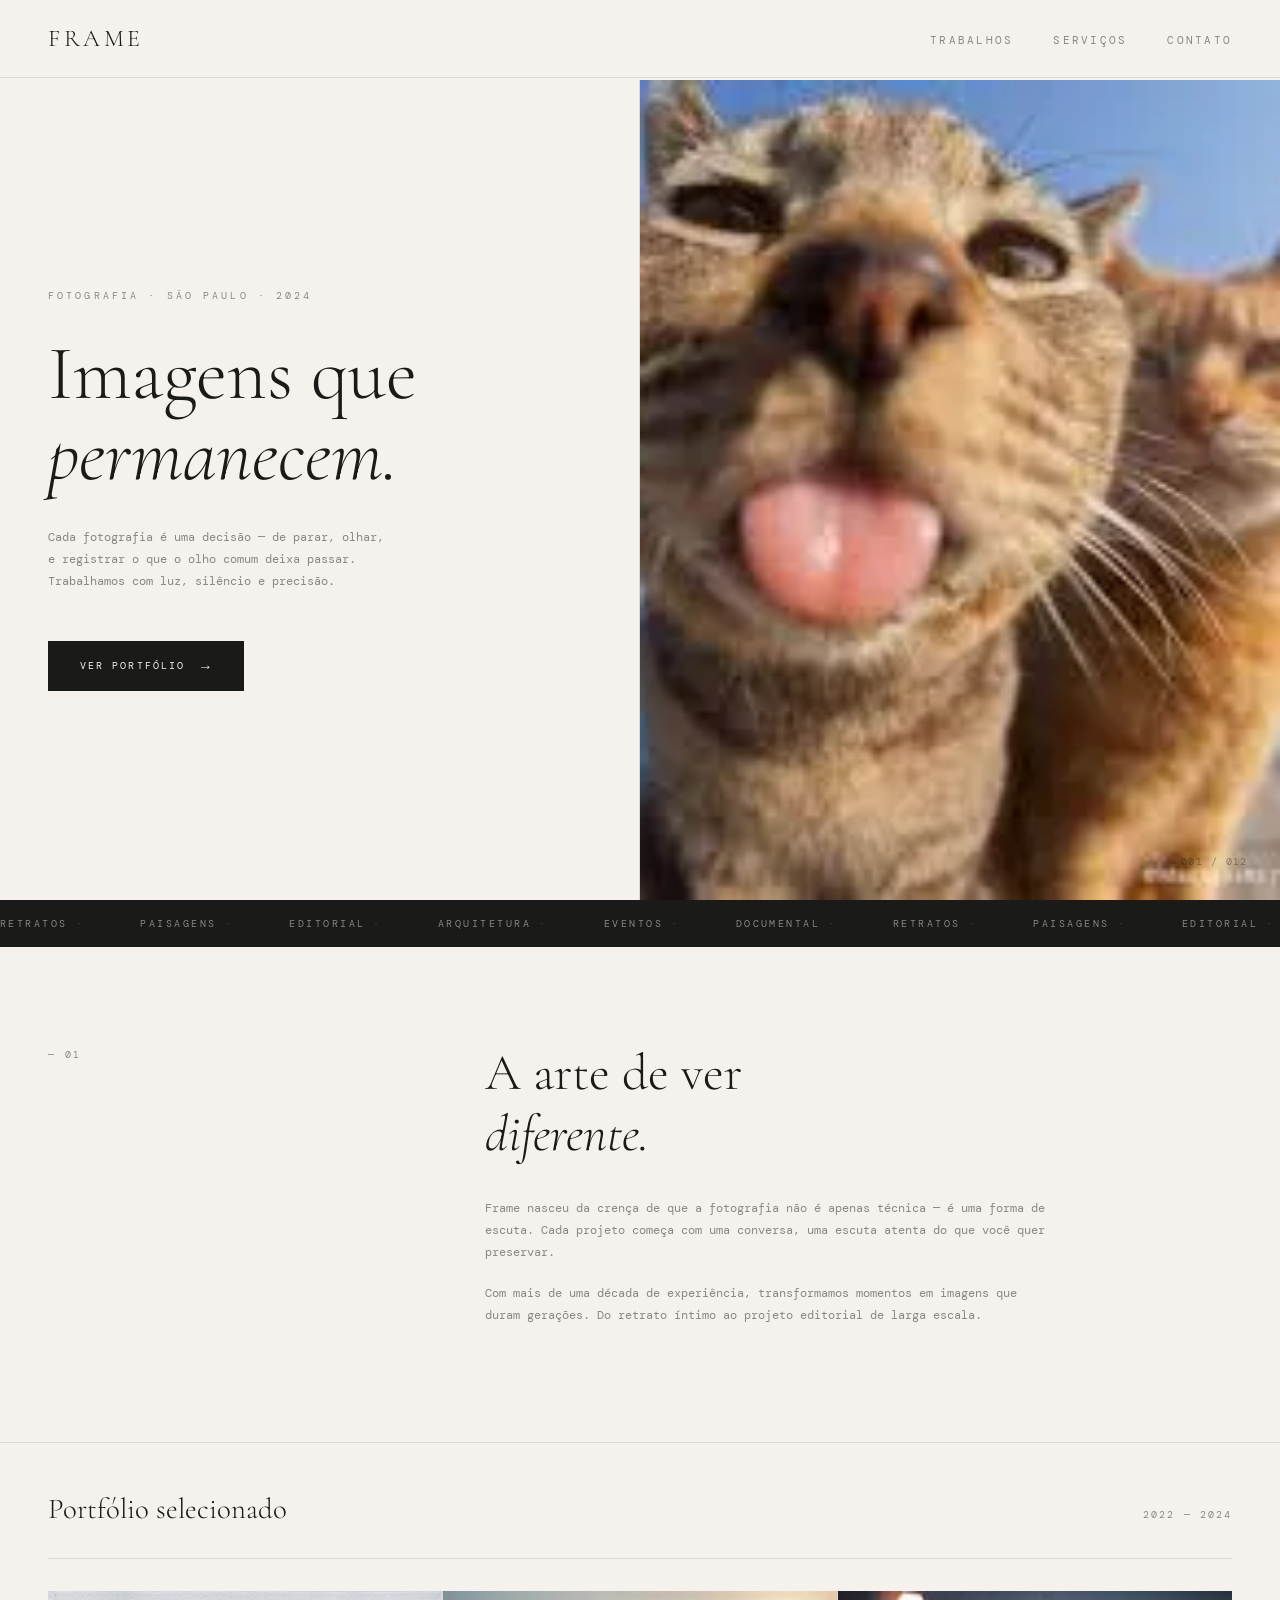
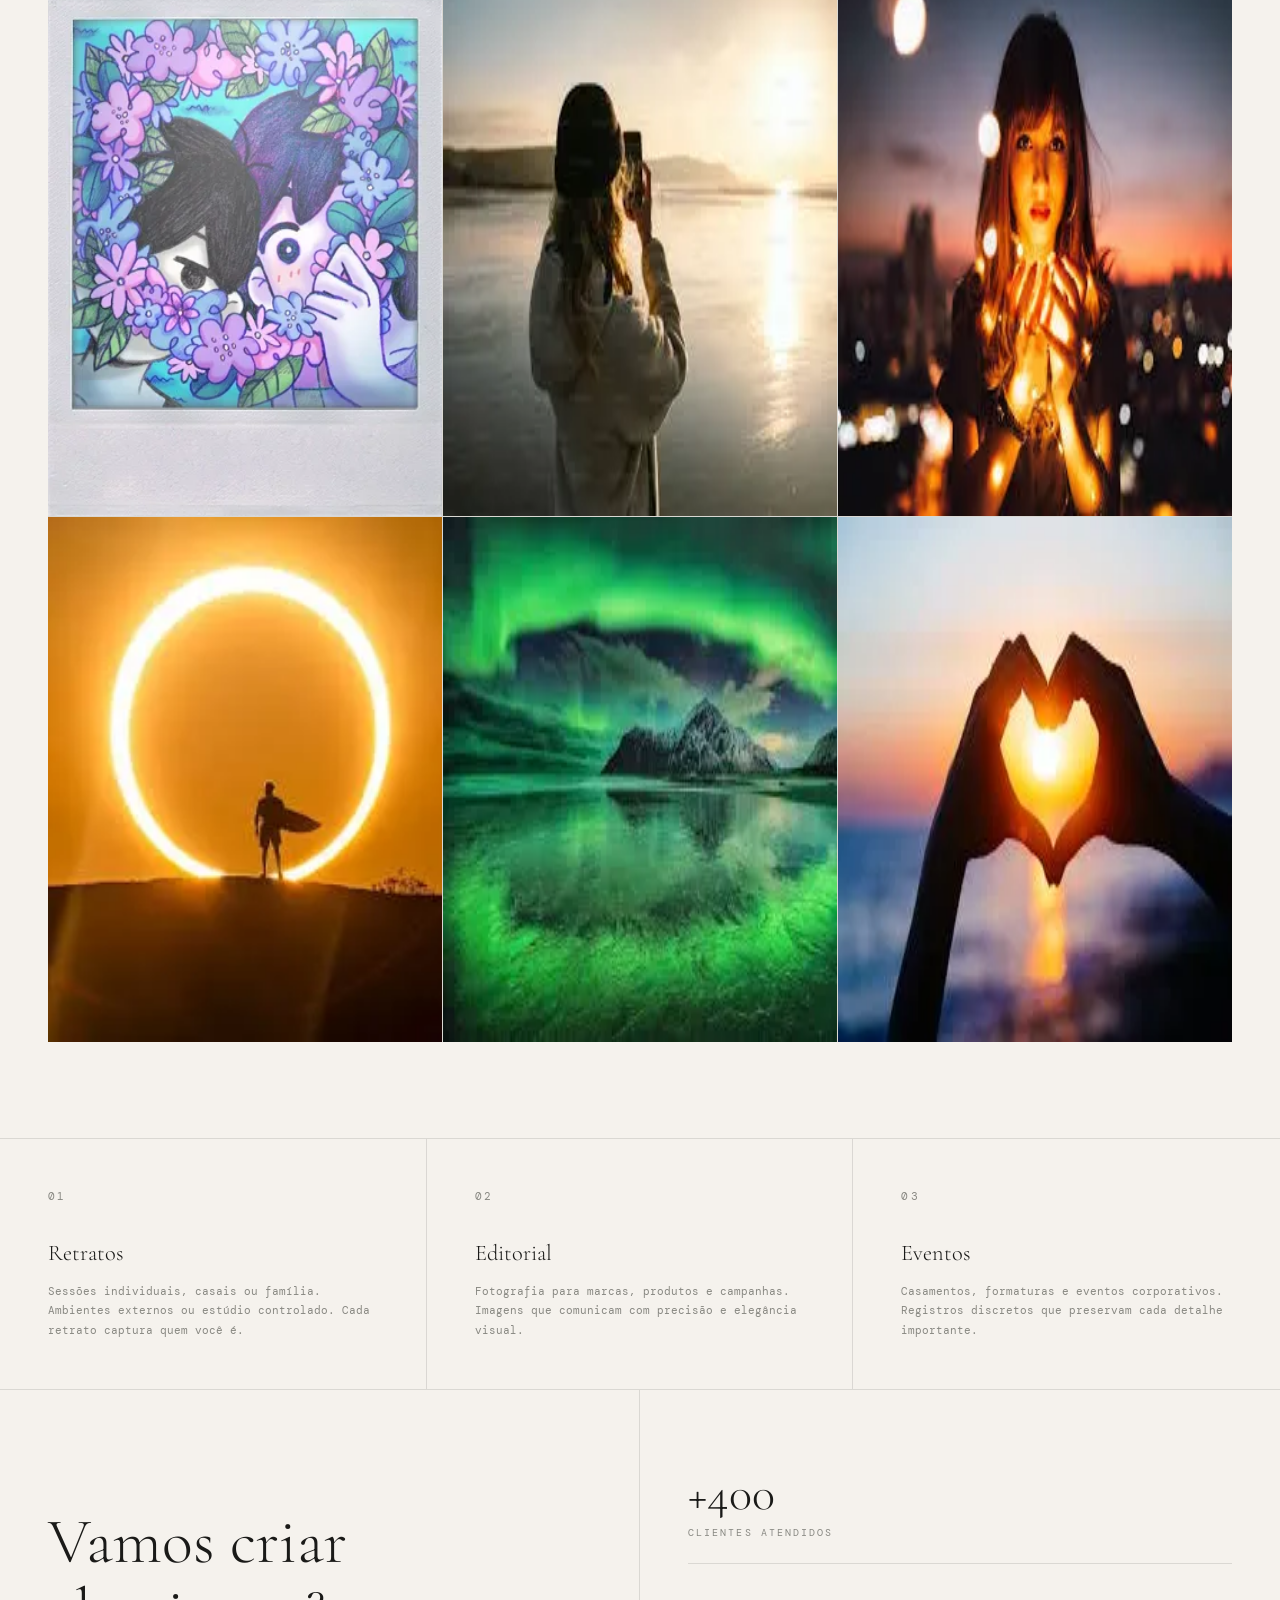
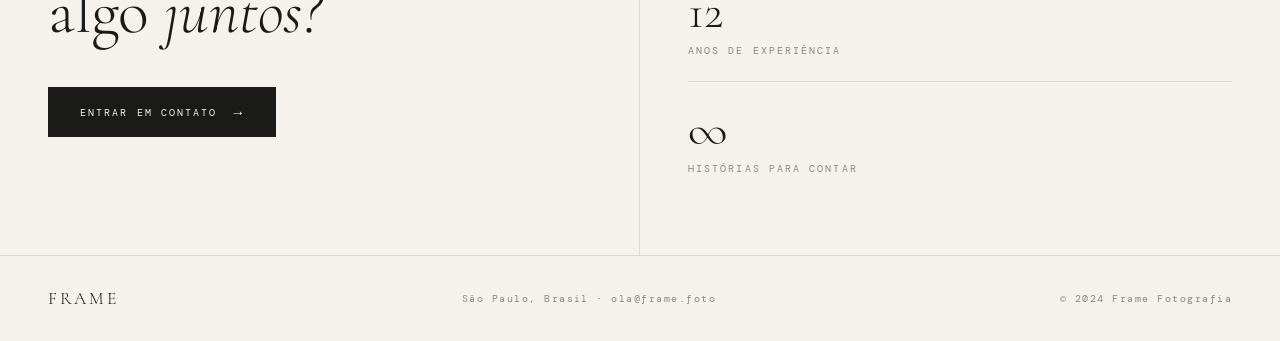
<file: index.html>
<!DOCTYPE html>
<html lang="pt-BR">
<head>
<meta charset="UTF-8">
<meta name="viewport" content="width=device-width, initial-scale=1.0">
<title>Frame — Fotografia</title>
<link href="https://fonts.googleapis.com/css2?family=Cormorant+Garamond:ital,wght@0,300;0,400;1,300&family=DM+Mono:wght@300;400&display=swap" rel="stylesheet">
<link rel="stylesheet" href="style.css">
</head>
<body>
 
<nav>
  <div class="logo">Frame</div>
  <ul class="nav-links">
    <li><a href="#gallery">Trabalhos</a></li>
    <li><a href="#services">Serviços</a></li>
    <li><a href="#contact">Contato</a></li>
  </ul>
</nav>
 
<!-- HERO -->
<section class="hero">
  <div class="hero-left">
    <p class="hero-eyebrow fade-up">Fotografia · São Paulo · 2024</p>
    <h1 class="hero-title fade-up">
      Imagens que<br>
      <em>permanecem.</em>
    </h1>
    <p class="hero-desc fade-up">
      Cada fotografia é uma decisão — de parar, olhar, e registrar o que o olho comum deixa passar. Trabalhamos com luz, silêncio e precisão.
    </p>
    <a class="btn-primary fade-up" href="#gallery">
      Ver portfólio <span class="btn-arrow">→</span>
    </a>
  </div>
  <div class="hero-right">
    <img src="fotos/gatos.jpg" alt="Gatos" class="hero-image">
    <div class="hero-counter">001 / 012</div>
  </div>
</section>
 
<!-- MARQUEE -->
<div class="marquee-wrap">
  <div class="marquee-track">
    <span class="marquee-item">Retratos<span class="marquee-dot">·</span></span>
    <span class="marquee-item">Paisagens<span class="marquee-dot">·</span></span>
    <span class="marquee-item">Editorial<span class="marquee-dot">·</span></span>
    <span class="marquee-item">Arquitetura<span class="marquee-dot">·</span></span>
    <span class="marquee-item">Eventos<span class="marquee-dot">·</span></span>
    <span class="marquee-item">Documental<span class="marquee-dot">·</span></span>
    <span class="marquee-item">Retratos<span class="marquee-dot">·</span></span>
    <span class="marquee-item">Paisagens<span class="marquee-dot">·</span></span>
    <span class="marquee-item">Editorial<span class="marquee-dot">·</span></span>
    <span class="marquee-item">Arquitetura<span class="marquee-dot">·</span></span>
    <span class="marquee-item">Eventos<span class="marquee-dot">·</span></span>
    <span class="marquee-item">Documental<span class="marquee-dot">·</span></span>
  </div>
</div>
 
<!-- ABOUT -->
<section class="about">
  <div class="section-number">— 01</div>
  <div class="about-content">
    <h2>A arte de ver<br><em>diferente.</em></h2>
    <p>
      Frame nasceu da crença de que a fotografia não é apenas técnica — é uma forma de escuta. Cada projeto começa com uma conversa, uma escuta atenta do que você quer preservar.
    </p>
    <p>
      Com mais de uma década de experiência, transformamos momentos em imagens que duram gerações. Do retrato íntimo ao projeto editorial de larga escala.
    </p>
  </div>
</section>
 
<!-- GALLERY -->
<section class="gallery-section" id="gallery">
  <div class="gallery-header">
    <h3>Portfólio selecionado</h3>
    <span>2022 — 2024</span>
  </div>
  <div class="gallery-grid">
    <div class="gallery-item">
      <img src="fotos/polaroid.png" alt="Ilustração" class="thumb">
    </div>
    <div class="gallery-item">
      <img src="fotos/pordosol.jpg" alt="Pôr do sol" class="thumb">
    </div>
    <div class="gallery-item">
      <img src="fotos/luzes.jpg" alt="Luzes" class="thumb">
    </div>
    <div class="gallery-item">
      <img src="fotos/eclipse.jpg" alt="Eclipse" class="thumb">
    </div>
    <div class="gallery-item">
      <img src="fotos/aurora.jpg" alt="Aurora boreal" class="thumb">
    </div>
    <div class="gallery-item">
      <img src="fotos/coracao.jpg" alt="Coração" class="thumb">
    </div>
  </div>
</section>
 
<!-- SERVICES -->
<section class="services" id="services">
  <div class="service-item">
    <p class="service-num">01</p>
    <h4>Retratos</h4>
    <p>Sessões individuais, casais ou família. Ambientes externos ou estúdio controlado. Cada retrato captura quem você é.</p>
  </div>
  <div class="service-item">
    <p class="service-num">02</p>
    <h4>Editorial</h4>
    <p>Fotografia para marcas, produtos e campanhas. Imagens que comunicam com precisão e elegância visual.</p>
  </div>
  <div class="service-item">
    <p class="service-num">03</p>
    <h4>Eventos</h4>
    <p>Casamentos, formaturas e eventos corporativos. Registros discretos que preservam cada detalhe importante.</p>
  </div>
</section>
 
<!-- CTA -->
<section class="cta-section" id="contact">
  <div class="cta-left">
    <h2>Vamos criar<br>algo <em>juntos?</em></h2>
    <a class="btn-primary" href="escolha.html">
      Entrar em contato <span class="btn-arrow">→</span>
    </a>
  </div>
  <div class="cta-right">
    <div class="cta-stat">
      <div class="big">+400</div>
      <div class="label">Clientes atendidos</div>
    </div>
    <div class="cta-stat">
      <div class="big">12</div>
      <div class="label">Anos de experiência</div>
    </div>
    <div class="cta-stat" style="border:none; padding:0;">
      <div class="big">∞</div>
      <div class="label">Histórias para contar</div>
    </div>
  </div>
</section>
 
<footer>
  <div class="logo-f">Frame</div>
  <p>São Paulo, Brasil · ola@frame.foto</p>
  <p>© 2024 Frame Fotografia</p>
</footer>
 
<script src="code.js"></script>
 
</body>
</html>
</file>
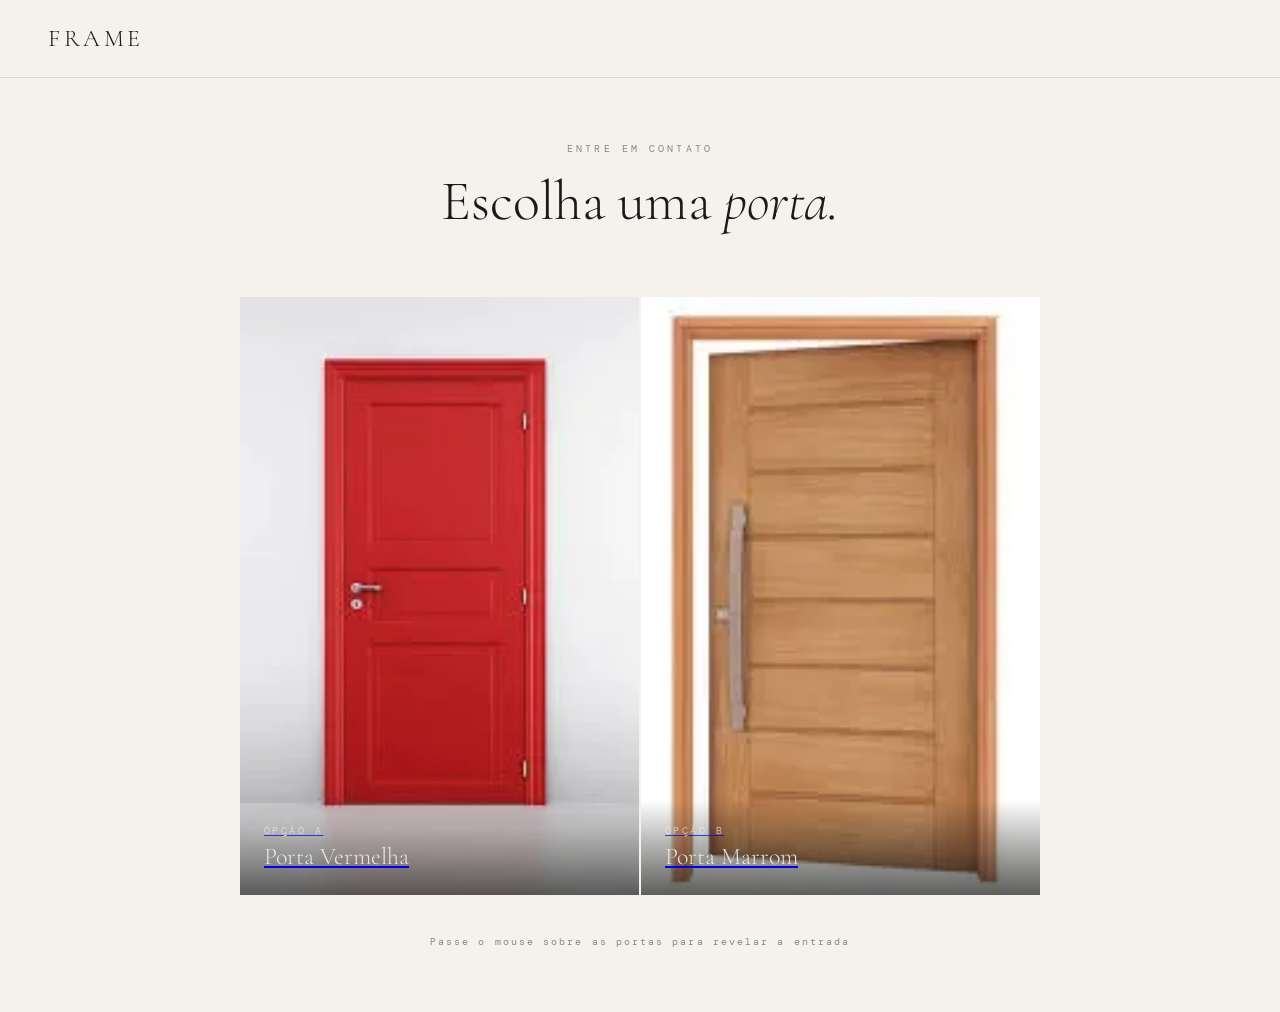
<file: escolha.html>
<!DOCTYPE html>
<html lang="pt-BR">
<head>
<meta charset="UTF-8">
<meta name="viewport" content="width=device-width, initial-scale=1.0">
<title>Escolha uma porta</title>
<link href="https://fonts.googleapis.com/css2?family=Cormorant+Garamond:ital,wght@0,300;0,400;1,300&family=DM+Mono:wght@300;400&display=swap" rel="stylesheet">
<style>
  *, *::before, *::after { margin: 0; padding: 0; box-sizing: border-box; }
 
  :root {
    --cream: #F5F2ED;
    --ink: #1A1A18;
    --muted: #888882;
    --line: rgba(26,26,24,0.12);
  }
 
  body {
    font-family: 'DM Mono', monospace;
    background: var(--cream);
    color: var(--ink);
    min-height: 100vh;
    display: flex;
    flex-direction: column;
  }
 
  nav {
    display: flex;
    align-items: center;
    justify-content: space-between;
    padding: 1.5rem 3rem;
    border-bottom: 1px solid var(--line);
  }
 
  .logo {
    font-family: 'Cormorant Garamond', serif;
    font-size: 1.5rem;
    font-weight: 300;
    letter-spacing: 0.15em;
    text-transform: uppercase;
    text-decoration: none;
    color: var(--ink);
  }
 
  main {
    flex: 1;
    display: flex;
    flex-direction: column;
    align-items: center;
    justify-content: center;
    padding: 4rem 3rem;
  }
 
  .headline {
    text-align: center;
    margin-bottom: 4rem;
  }
 
  .headline p {
    font-size: 0.65rem;
    letter-spacing: 0.3em;
    text-transform: uppercase;
    color: var(--muted);
    margin-bottom: 1rem;
  }
 
  .headline h1 {
    font-family: 'Cormorant Garamond', serif;
    font-size: clamp(2rem, 5vw, 3.5rem);
    font-weight: 300;
    line-height: 1.1;
  }
 
  .headline h1 em { font-style: italic; }
 
  .doors {
    display: grid;
    grid-template-columns: 1fr 1fr;
    gap: 2px;
    width: 100%;
    max-width: 800px;
  }
 
  .door-option {
    position: relative;
    cursor: pointer;
    overflow: hidden;
    background: #D8D4CC;
    aspect-ratio: 2/3;
    display: flex;
    align-items: flex-end;
    border: none;
    padding: 0;
    transition: transform 0.4s cubic-bezier(0.25, 0.46, 0.45, 0.94);
  }
 
  .door-option:hover {
    transform: scale(1.02);
    z-index: 1;
  }
 
  .door-option img {
    position: absolute;
    inset: 0;
    width: 100%;
    height: 100%;
    object-fit: cover;
    transition: transform 0.6s cubic-bezier(0.25, 0.46, 0.45, 0.94);
  }
 
  .door-option:hover img {
    transform: scale(1.05);
  }
 
  .door-label {
    position: relative;
    z-index: 2;
    width: 100%;
    padding: 1.5rem;
    background: linear-gradient(to top, rgba(26,26,24,0.7) 0%, transparent 100%);
    color: rgba(245,242,237,0.9);
  }
 
  .door-label p {
    font-size: 0.62rem;
    letter-spacing: 0.25em;
    text-transform: uppercase;
    opacity: 0.7;
    margin-bottom: 0.3rem;
  }
 
  .door-label h2 {
    font-family: 'Cormorant Garamond', serif;
    font-size: 1.5rem;
    font-weight: 300;
  }
 
  .door-overlay {
    position: absolute;
    inset: 0;
    background: rgba(26,26,24,0);
    transition: background 0.4s;
    z-index: 1;
    display: flex;
    align-items: center;
    justify-content: center;
  }
 
  .door-option:hover .door-overlay {
    background: rgba(26,26,24,0.15);
  }
 
  .enter-text {
    font-size: 0.62rem;
    letter-spacing: 0.3em;
    text-transform: uppercase;
    color: rgba(245,242,237,0);
    transition: color 0.3s;
  }
 
  .door-option:hover .enter-text {
    color: rgba(245,242,237,0.9);
  }
 
  .hint {
    text-align: center;
    margin-top: 2.5rem;
    font-size: 0.65rem;
    letter-spacing: 0.2em;
    color: var(--muted);
  }
</style>
</head>
<body>
 
<nav>
  <a href="index.html" class="logo">Frame</a>
</nav>
 
<main>
  <div class="headline">
    <p>Entre em contato</p>
    <h1>Escolha uma <em>porta.</em></h1>
  </div>
 
  <div class="doors">
    <!-- Porta Vermelha -->
    <a class="door-option" href="vermelho.html">
      <img src="fotos/porta-vermelha.png" alt="Porta Vermelha">
      <div class="door-overlay">
        <span class="enter-text">Entrar →</span>
      </div>
      <div class="door-label">
        <p>Opção A</p>
        <h2>Porta Vermelha</h2>
      </div>
    </a>
 
    <!-- Porta Marrom -->
    <a class="door-option" href="marrom.html">
      <img src="fotos/porta-marrom.png" alt="Porta Marrom">
      <div class="door-overlay">
        <span class="enter-text">Entrar →</span>
      </div>
      <div class="door-label">
        <p>Opção B</p>
        <h2>Porta Marrom</h2>
      </div>
    </a>
  </div>
 
  <p class="hint">Passe o mouse sobre as portas para revelar a entrada</p>
</main>
 
</body>
</html>
</file>
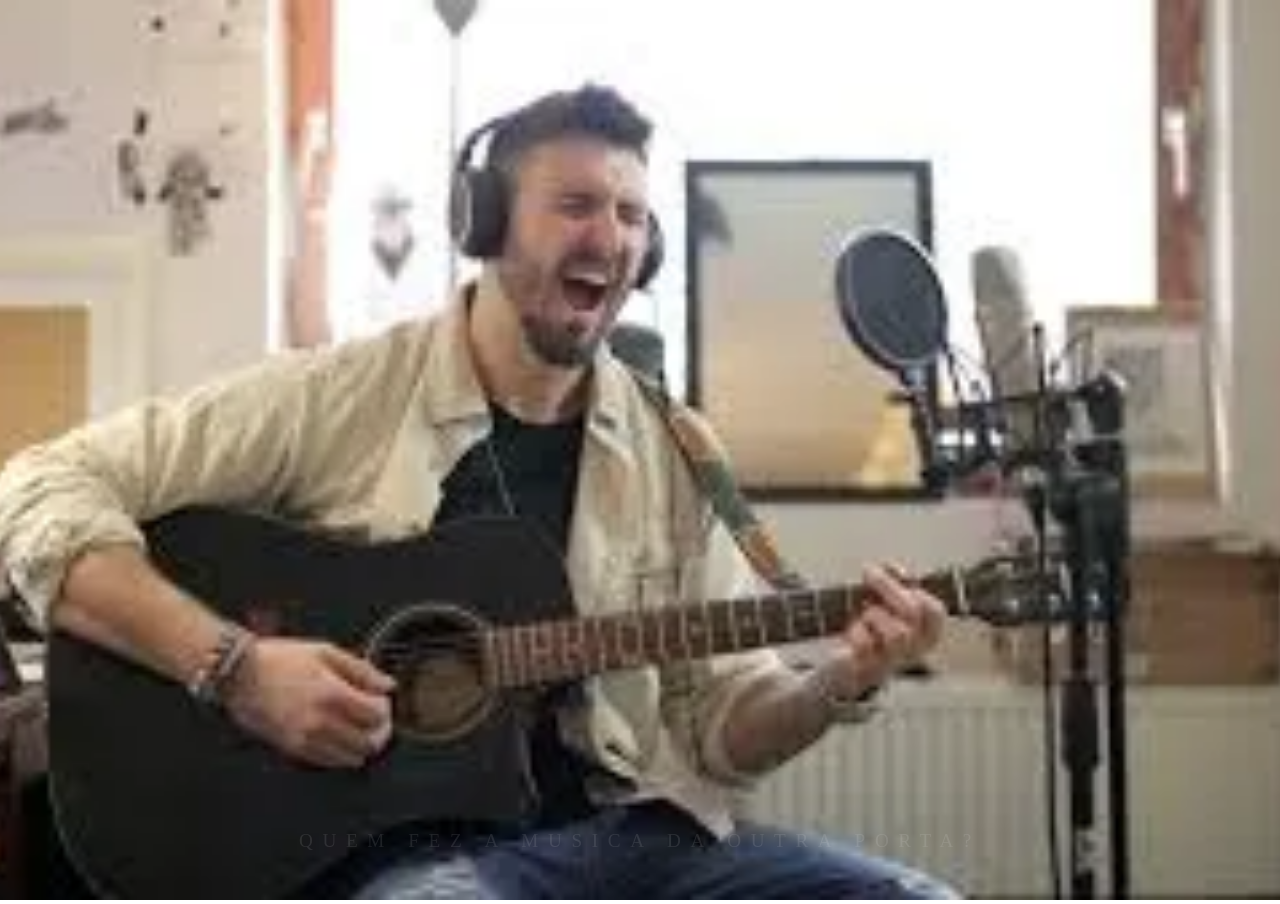
<file: marrom.html>
<!DOCTYPE html>
<html lang="pt-BR">
<head>
<meta charset="UTF-8">
<meta name="viewport" content="width=device-width, initial-scale=1.0">
<title>Porta Marrom</title>
<style>
  *, *::before, *::after { margin: 0; padding: 0; box-sizing: border-box; }

  body {
    height: 100vh;
    overflow: hidden;
    position: relative;
  }

  img {
    width: 100%;
    height: 100%;
    object-fit: cover;
  }

  .texto {
    position: absolute;
    bottom: 3rem;
    left: 50%;
    transform: translateX(-50%);
    font-family: Georgia, serif;
    font-size: 1.2rem;
    letter-spacing: 0.5em;
    text-transform: uppercase;
    color: rgba(255, 255, 255, 0.1);
    white-space: nowrap;
  }
</style>
</head>
<body>
  <img src="fotos/musico.jpg" alt="Músico">
  <span class="texto">quem fez a musica da outra porta?</span>
</body>
</html>
</file>
<file: style.css>
*, *::before, *::after { margin: 0; padding: 0; box-sizing: border-box; }

:root {
    --cream: #F5F2ED;
    --ink: #1A1A18;
    --muted: #888882;
    --accent: #2C2C28;
    --line: rgba(26,26,24,0.12);
}

html { scroll-behavior: smooth; }

body {
    font-family: 'DM Mono', monospace;
    background: var(--cream);
    color: var(--ink);
    min-height: 100vh;
    overflow-x: hidden;
}

nav {
    position: fixed;
    top: 0; left: 0; right: 0;
    z-index: 100;
    display: flex;
    align-items: center;
    justify-content: space-between;
    padding: 1.5rem 3rem;
    background: rgba(245,242,237,0.9);
    backdrop-filter: blur(12px);
    border-bottom: 1px solid var(--line);
}

.logo {
    font-family: 'Cormorant Garamond', serif;
    font-size: 1.5rem;
    font-weight: 300;
    letter-spacing: 0.15em;
    text-transform: uppercase;
}

.nav-links {
    display: flex;
    gap: 2.5rem;
    list-style: none;
}

.nav-links a {
    font-size: 0.7rem;
    letter-spacing: 0.2em;
    text-transform: uppercase;
    text-decoration: none;
    color: var(--muted);
    transition: color 0.3s;
}

.nav-links a:hover { color: var(--ink); }

/* HERO */
.hero {
    min-height: 100vh;
    display: grid;
    grid-template-columns: 1fr 1fr;
    padding-top: 80px;
}

.hero-left {
    display: flex;
    flex-direction: column;
    justify-content: center;
    padding: 4rem 3rem 4rem 3rem;
    border-right: 1px solid var(--line);
}

.hero-eyebrow {
    font-size: 0.65rem;
    letter-spacing: 0.3em;
    text-transform: uppercase;
    color: var(--muted);
    margin-bottom: 2rem;
}

.hero-title {
    font-family: 'Cormorant Garamond', serif;
    font-size: clamp(3.5rem, 6vw, 5.5rem);
    font-weight: 300;
    line-height: 1.05;
    margin-bottom: 2rem;
}

.hero-title em {
    font-style: italic;
    display: block;
}

.hero-desc {
    font-size: 0.72rem;
    line-height: 1.9;
    color: var(--muted);
    max-width: 340px;
    margin-bottom: 3rem;
}

.btn-primary {
    display: inline-flex;
    align-items: center;
    gap: 1rem;
    background: var(--ink);
    color: var(--cream);
    font-family: 'DM Mono', monospace;
    font-size: 0.65rem;
    letter-spacing: 0.2em;
    text-transform: uppercase;
    padding: 1rem 2rem;
    text-decoration: none;
    transition: opacity 0.3s;
    cursor: pointer;
    border: none;
    width: fit-content;
}

.btn-primary:hover { opacity: 0.75; }

.btn-arrow { font-size: 0.9rem; }

.hero-right {
    position: relative;
    overflow: hidden;
}

.hero-image {
    width: 100%;
    height: 100%;
    object-fit: cover;
}

/* Placeholder image com SVG */
.img-placeholder {
    width: 100%;
    height: 100%;
    min-height: 500px;
    display: flex;
    align-items: center;
    justify-content: center;
    background: #D8D4CC;
    position: relative;
    overflow: hidden;
}

.img-placeholder::before {
    content: '';
    position: absolute;
    inset: 0;
    background: 
        repeating-linear-gradient(
        0deg,
        transparent,
        transparent 60px,
        rgba(26,26,24,0.04) 60px,
        rgba(26,26,24,0.04) 61px
        ),
        repeating-linear-gradient(
        90deg,
        transparent,
        transparent 60px,
        rgba(26,26,24,0.04) 60px,
        rgba(26,26,24,0.04) 61px
        );
}

.img-caption {
    font-size: 0.62rem;
    letter-spacing: 0.2em;
    text-transform: uppercase;
    color: rgba(26,26,24,0.35);
    position: relative;
    z-index: 1;
}

.hero-counter {
    position: absolute;
    bottom: 2rem;
    right: 2rem;
    font-size: 0.62rem;
    letter-spacing: 0.15em;
    color: rgba(26,26,24,0.4);
}

/* MARQUEE */
.marquee-wrap {
    border-top: 1px solid var(--line);
    border-bottom: 1px solid var(--line);
    overflow: hidden;
    padding: 1rem 0;
    background: var(--ink);
}

.marquee-track {
    display: flex;
    gap: 3rem;
    width: max-content;
    animation: marquee 20s linear infinite;
}

@keyframes marquee {
    from { transform: translateX(0); }
    to { transform: translateX(-50%); }
}

.marquee-item {
    font-size: 0.62rem;
    letter-spacing: 0.25em;
    text-transform: uppercase;
    color: rgba(245,242,237,0.5);
    white-space: nowrap;
    flex-shrink: 0;
}

.marquee-dot {
    color: rgba(245,242,237,0.2);
    margin: 0 0.5rem;
}

/* ABOUT */
.about {
    display: grid;
    grid-template-columns: 1fr 2fr;
    padding: 6rem 3rem;
    gap: 4rem;
    border-bottom: 1px solid var(--line);
}

.section-number {
    font-size: 0.62rem;
    letter-spacing: 0.25em;
    color: var(--muted);
    padding-top: 0.3rem;
}

.about-content h2 {
    font-family: 'Cormorant Garamond', serif;
    font-size: clamp(2rem, 4vw, 3.2rem);
    font-weight: 300;
    line-height: 1.2;
    margin-bottom: 2rem;
}

.about-content h2 em { font-style: italic; }

.about-content p {
    font-size: 0.72rem;
    line-height: 1.9;
    color: var(--muted);
    max-width: 560px;
    margin-bottom: 1.2rem;
}

/* GALLERY GRID */
.gallery-section {
    padding: 0 3rem 6rem;
    border-bottom: 1px solid var(--line);
}

.gallery-header {
    display: flex;
    align-items: baseline;
    justify-content: space-between;
    padding: 3rem 0 2rem;
    border-bottom: 1px solid var(--line);
    margin-bottom: 2rem;
}

.gallery-header h3 {
    font-family: 'Cormorant Garamond', serif;
    font-size: 1.8rem;
    font-weight: 300;
}

.gallery-header span {
    font-size: 0.65rem;
    letter-spacing: 0.2em;
    text-transform: uppercase;
    color: var(--muted);
}

.gallery-grid {
    display: grid;
    grid-template-columns: repeat(3, 1fr);
    gap: 1px;
    background: var(--line);
}

.gallery-item {
    background: var(--cream);
    aspect-ratio: 3/4;
    overflow: hidden;
    position: relative;
    cursor: pointer;
}

.gallery-item .thumb {
    width: 100%;
    height: 100%;
    transition: transform 0.6s cubic-bezier(0.25, 0.46, 0.45, 0.94);
}

.gallery-item:hover .thumb { transform: scale(1.04); }

.thumb-placeholder {
    width: 100%;
    height: 100%;
    display: flex;
    align-items: flex-end;
    padding: 1.5rem;
}

.thumb-label {
    font-size: 0.6rem;
    letter-spacing: 0.15em;
    text-transform: uppercase;
    color: rgba(26,26,24,0.3);
}

.t1 { background: #C8C3BB; }
.t2 { background: #B8B4AC; }
.t3 { background: #D4CFC8; }
.t4 { background: #BDB9B1; }
.t5 { background: #C3BDB4; }
.t6 { background: #CAC5BE; }

/* SERVICES */
.services {
    display: grid;
    grid-template-columns: repeat(3, 1fr);
    border-bottom: 1px solid var(--line);
}

.service-item {
    padding: 3rem;
    border-right: 1px solid var(--line);
}

.service-item:last-child { border-right: none; }

.service-num {
    font-size: 0.62rem;
    letter-spacing: 0.2em;
    color: var(--muted);
    margin-bottom: 2rem;
}

.service-item h4 {
    font-family: 'Cormorant Garamond', serif;
    font-size: 1.4rem;
    font-weight: 300;
    margin-bottom: 1rem;
}

.service-item p {
    font-size: 0.68rem;
    line-height: 1.8;
    color: var(--muted);
}

/* CTA */
.cta-section {
    display: grid;
    grid-template-columns: 1fr 1fr;
    min-height: 50vh;
}

.cta-left {
    display: flex;
    flex-direction: column;
    justify-content: center;
    padding: 5rem 3rem;
    border-right: 1px solid var(--line);
}

.cta-left h2 {
    font-family: 'Cormorant Garamond', serif;
    font-size: clamp(2.5rem, 5vw, 4rem);
    font-weight: 300;
    line-height: 1.1;
    margin-bottom: 2.5rem;
}

.cta-left h2 em { font-style: italic; }

.cta-right {
    display: flex;
    flex-direction: column;
    justify-content: center;
    padding: 5rem 3rem;
    gap: 1.5rem;
}

.cta-stat {
    border-bottom: 1px solid var(--line);
    padding-bottom: 1.5rem;
}

.cta-stat .big {
    font-family: 'Cormorant Garamond', serif;
    font-size: 3rem;
    font-weight: 300;
    line-height: 1;
    margin-bottom: 0.5rem;
}

.cta-stat .label {
    font-size: 0.65rem;
    letter-spacing: 0.2em;
    text-transform: uppercase;
    color: var(--muted);
}

/* FOOTER */
footer {
    display: flex;
    align-items: center;
    justify-content: space-between;
    padding: 2rem 3rem;
    border-top: 1px solid var(--line);
}

footer .logo-f {
    font-family: 'Cormorant Garamond', serif;
    font-size: 1.1rem;
    font-weight: 300;
    letter-spacing: 0.15em;
    text-transform: uppercase;
}

footer p {
    font-size: 0.62rem;
    letter-spacing: 0.15em;
    color: var(--muted);
}

/* Animations */
.fade-up {
opacity: 0;
    transform: translateY(24px);
    transition: opacity 0.8s cubic-bezier(0.25,0.46,0.45,0.94), transform 0.8s cubic-bezier(0.25,0.46,0.45,0.94);
}

.fade-up.visible { opacity: 1; transform: none; }
.fade-up:nth-child(2) { transition-delay: 0.1s; }
.fade-up:nth-child(3) { transition-delay: 0.2s; }
.fade-up:nth-child(4) { transition-delay: 0.3s; }
</file>
